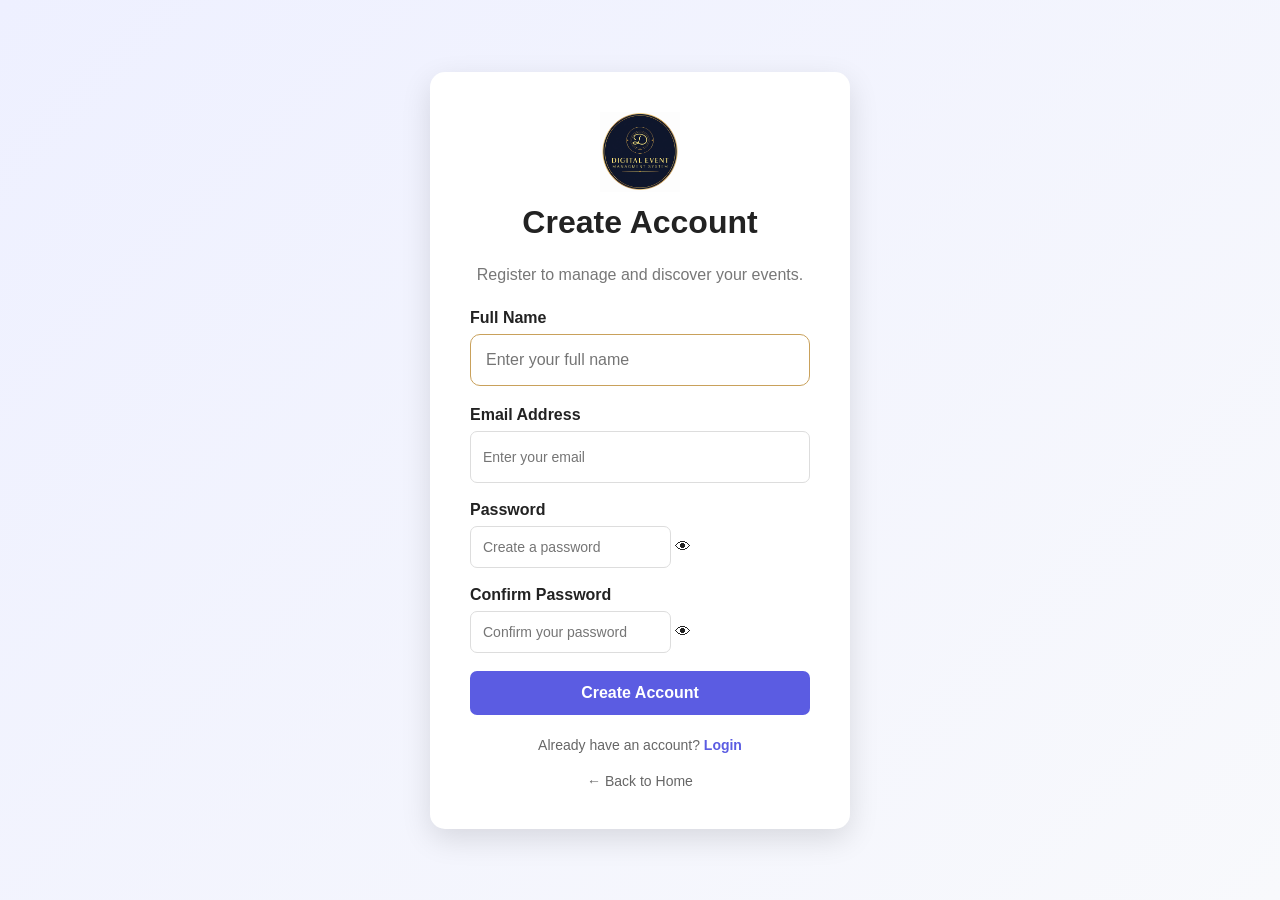
<file: pages/register.html>
<!DOCTYPE html>
<html lang="en">

<head>
    <meta charset="UTF-8">
    <meta name="viewport" content="width=device-width, initial-scale=1.0">

    <title>Register - Digital Event Management System</title>

    <link rel="stylesheet" href="../css/style.css">
</head>

<body>

    <div class="login-page">

        <div class="login-box">

            <!-- LOGO -->
            <img src="../image/logo1.png"
                 class="event-logo"
                 alt="Digital Event Management System">

            <h1>Create Account</h1>

            <p class="login-text">
                Register to manage and discover your events.
            </p>

            <form>

                <!-- FULL NAME -->
                <label for="name">Full Name</label>

                <input
                    type="text"
                    id="name"
                    placeholder="Enter your full name"
                    required
                >

                <!-- EMAIL -->
                <label for="email">Email Address</label>

                <input
                    type="email"
                    id="email"
                    placeholder="Enter your email"
                    required
                >

                <!-- PASSWORD -->
                <label for="password">Password</label>

                <div class="password-box">

                    <input
                        type="password"
                        id="password"
                        placeholder="Create a password"
                        required
                    >

                    <span onclick="togglePassword()">👁</span>

                </div>

                <!-- CONFIRM PASSWORD -->
                <label for="confirm-password">Confirm Password</label>

                <div class="password-box">

                    <input
                        type="password"
                        id="confirm-password"
                        placeholder="Confirm your password"
                        required
                    >

                    <span onclick="toggleConfirmPassword()">👁</span>

                </div>

                <!-- REGISTER BUTTON -->
                <button type="submit" class="login-submit">
                    Create Account
                </button>

            </form>

            <!-- LOGIN LINK -->
            <p class="register-text">
                Already have an account?
                <a href="login.html">Login</a>
            </p>

            <!-- HOME -->
            <a href="../index.html" class="back-home">
                ← Back to Home
            </a>

        </div>

    </div>


    <script>

        function togglePassword() {

            const password = document.getElementById("password");

            if (password.type === "password") {
                password.type = "text";
            } else {
                password.type = "password";
            }

        }

        function toggleConfirmPassword() {

            const password =
                document.getElementById("confirm-password");

            if (password.type === "password") {
                password.type = "text";
            } else {
                password.type = "password";
            }

        }

    </script>

</body>

</html>
</file>
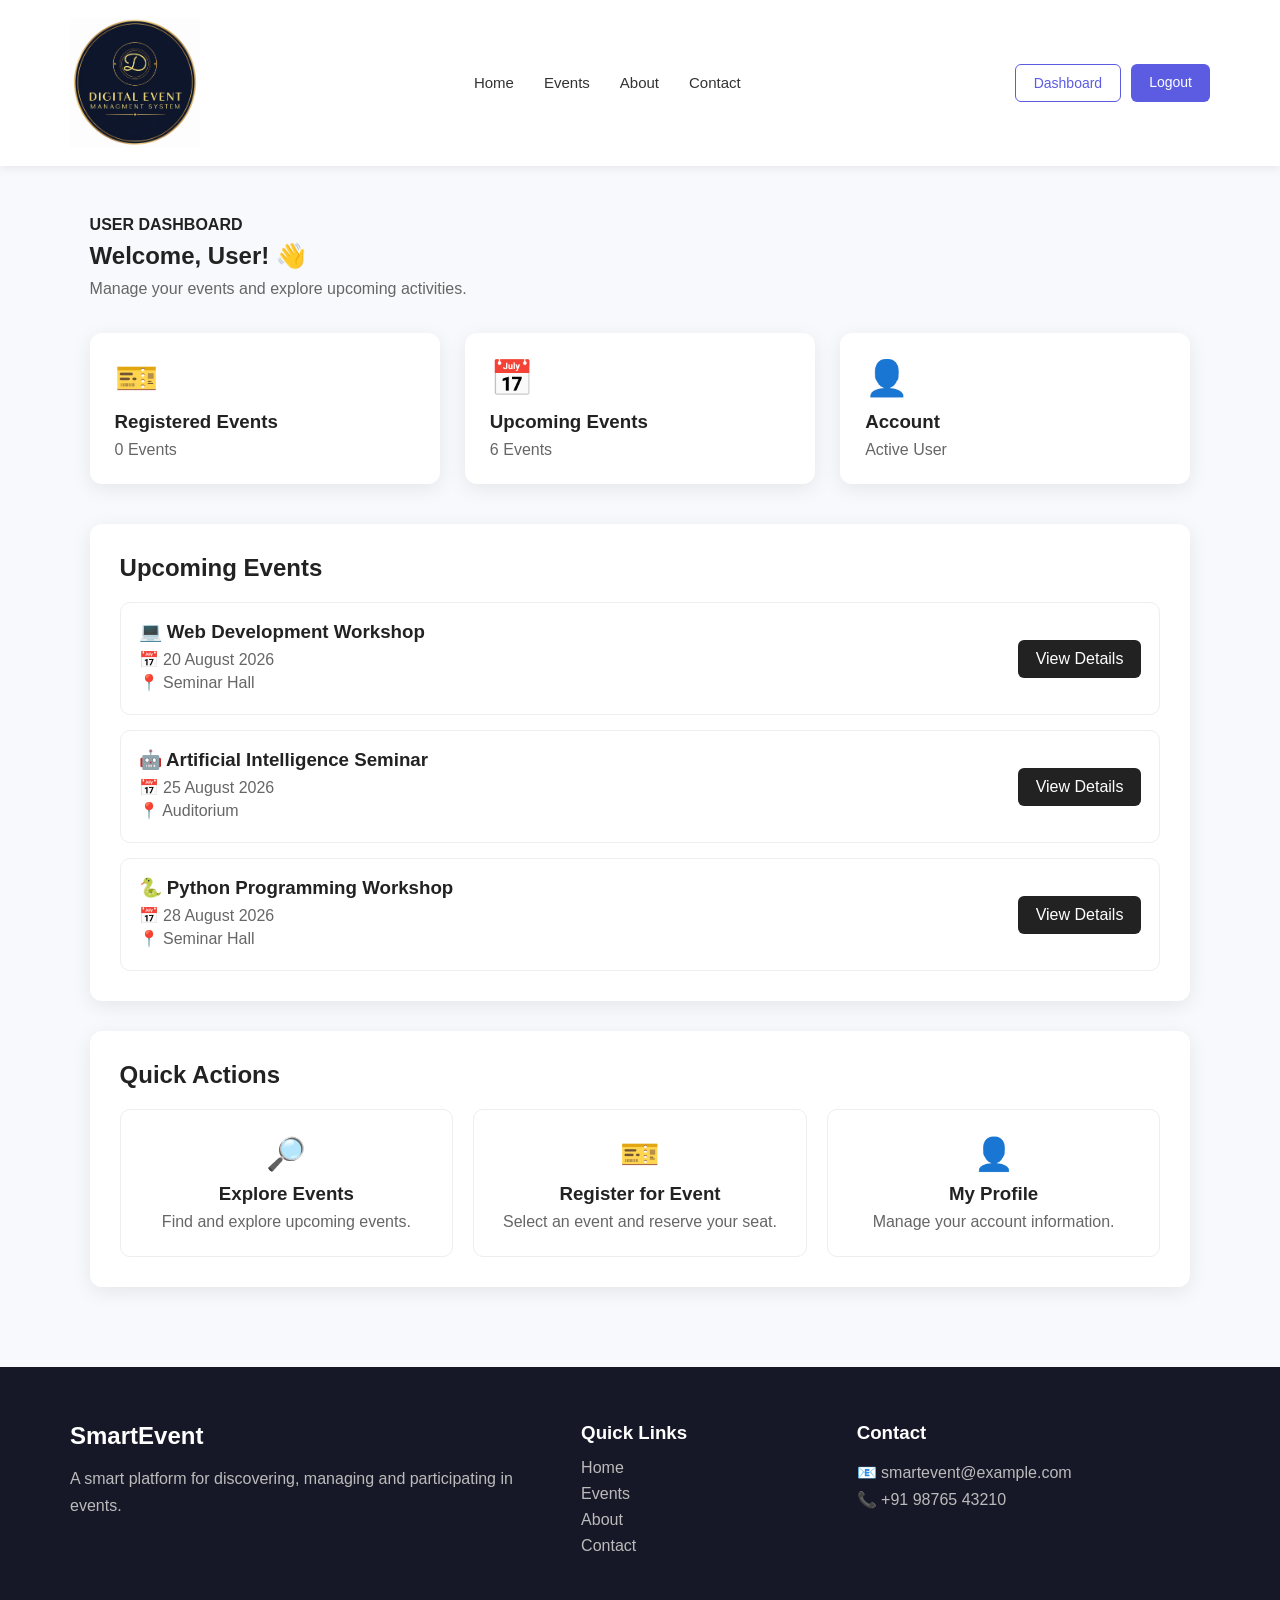
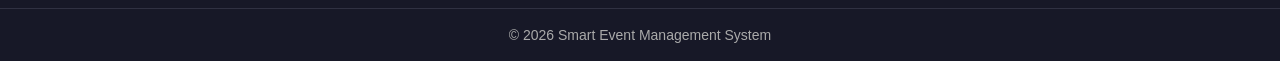
<file: pages/user/dashboard.html>
<!DOCTYPE html>
<html lang="en">

<head>

    <meta charset="UTF-8">
    <meta name="viewport" content="width=device-width, initial-scale=1.0">

    <title>User Dashboard | Smart Event Management System</title>

    <link rel="stylesheet" href="../../css/style.css">

    <style>

        .dashboard-page {
            padding: 50px 7%;
            min-height: 70vh;
        }

        .dashboard-header {
            margin-bottom: 35px;
        }

        .dashboard-header p {
            margin-bottom: 8px;
            font-weight: 600;
        }

        .dashboard-header h1 {
            margin-bottom: 10px;
        }

        .dashboard-header span {
            color: #666;
        }

        .dashboard-cards {
            display: grid;
            grid-template-columns: repeat(3, 1fr);
            gap: 25px;
            margin-bottom: 40px;
        }

        .dashboard-card {
            padding: 25px;
            border-radius: 12px;
            background: #fff;
            box-shadow: 0 5px 20px rgba(0, 0, 0, 0.08);
        }

        .dashboard-card .icon {
            font-size: 35px;
            margin-bottom: 12px;
        }

        .dashboard-card h3 {
            margin-bottom: 8px;
        }

        .dashboard-card p {
            color: #666;
        }

        .dashboard-section {
            background: #fff;
            padding: 30px;
            border-radius: 12px;
            margin-bottom: 30px;
            box-shadow: 0 5px 20px rgba(0, 0, 0, 0.08);
        }

        .dashboard-section h2 {
            margin-bottom: 20px;
        }

        .event-list {
            display: grid;
            gap: 15px;
        }

        .dashboard-event {
            display: flex;
            align-items: center;
            justify-content: space-between;
            padding: 18px;
            border: 1px solid #eee;
            border-radius: 10px;
        }

        .dashboard-event-info h3 {
            margin-bottom: 7px;
        }

        .dashboard-event-info p {
            margin: 4px 0;
            color: #666;
        }

        .dashboard-event-btn {
            text-decoration: none;
            padding: 10px 18px;
            border-radius: 6px;
            background: #222;
            color: #fff;
        }

        .dashboard-actions {
            display: grid;
            grid-template-columns: repeat(3, 1fr);
            gap: 20px;
        }

        .action-box {
            text-decoration: none;
            color: inherit;
            padding: 25px;
            border: 1px solid #eee;
            border-radius: 10px;
            text-align: center;
        }

        .action-box span {
            display: block;
            font-size: 32px;
            margin-bottom: 10px;
        }

        .action-box h3 {
            margin-bottom: 8px;
        }

        .action-box p {
            color: #666;
        }

        @media (max-width: 768px) {

            .dashboard-cards,
            .dashboard-actions {
                grid-template-columns: 1fr;
            }

            .dashboard-event {
                flex-direction: column;
                align-items: flex-start;
                gap: 15px;
            }

        }

    </style>

</head>


<body>


    <!-- ===== NAVBAR ===== -->

    <header>

        <nav class="navbar">

            <a href="../../index.html" class="logo">

                <img src="../../image/logo1.png"
                     alt="Smart Event Logo">

            </a>


            <ul class="nav-links">

                <li>
                    <a href="../../index.html">
                        Home
                    </a>
                </li>

                <li>
                    <a href="../events.html">
                        Events
                    </a>
                </li>

                <li>
                    <a href="../about.html">
                        About
                    </a>
                </li>

                <li>
                    <a href="../contact.html">
                        Contact
                    </a>
                </li>

            </ul>


            <div class="nav-buttons">

                <a href="dashboard.html"
                   class="login-btn">
                    Dashboard
                </a>

                <a href="../login.html"
                   class="register-btn">
                    Logout
                </a>

            </div>

        </nav>

    </header>



    <!-- ===== DASHBOARD ===== -->

    <main class="dashboard-page">


        <!-- Dashboard Header -->

        <section class="dashboard-header">

            <p>USER DASHBOARD</p>

            <h1>
                Welcome, User! 👋
            </h1>

            <span>
                Manage your events and explore upcoming activities.
            </span>

        </section>



        <!-- ===== DASHBOARD CARDS ===== -->

        <section class="dashboard-cards">


            <div class="dashboard-card">

                <div class="icon">
                    🎫
                </div>

                <h3>
                    Registered Events
                </h3>

                <p>
                    0 Events
                </p>

            </div>



            <div class="dashboard-card">

                <div class="icon">
                    📅
                </div>

                <h3>
                    Upcoming Events
                </h3>

                <p>
                    6 Events
                </p>

            </div>



            <div class="dashboard-card">

                <div class="icon">
                    👤
                </div>

                <h3>
                    Account
                </h3>

                <p>
                    Active User
                </p>

            </div>


        </section>



        <!-- ===== UPCOMING EVENTS ===== -->

        <section class="dashboard-section">

            <h2>
                Upcoming Events
            </h2>


            <div class="event-list">


                <div class="dashboard-event">

                    <div class="dashboard-event-info">

                        <h3>
                            💻 Web Development Workshop
                        </h3>

                        <p>
                            📅 20 August 2026
                        </p>

                        <p>
                            📍 Seminar Hall
                        </p>

                    </div>


                    <a href="../event-details.html?event=web"
                       class="dashboard-event-btn">

                        View Details

                    </a>

                </div>



                <div class="dashboard-event">

                    <div class="dashboard-event-info">

                        <h3>
                            🤖 Artificial Intelligence Seminar
                        </h3>

                        <p>
                            📅 25 August 2026
                        </p>

                        <p>
                            📍 Auditorium
                        </p>

                    </div>


                    <a href="../event-details.html?event=ai"
                       class="dashboard-event-btn">

                        View Details

                    </a>

                </div>



                <div class="dashboard-event">

                    <div class="dashboard-event-info">

                        <h3>
                            🐍 Python Programming Workshop
                        </h3>

                        <p>
                            📅 28 August 2026
                        </p>

                        <p>
                            📍 Seminar Hall
                        </p>

                    </div>


                    <a href="../event-details.html?event=python"
                       class="dashboard-event-btn">

                        View Details

                    </a>

                </div>


            </div>

        </section>



        <!-- ===== QUICK ACTIONS ===== -->

        <section class="dashboard-section">

            <h2>
                Quick Actions
            </h2>


            <div class="dashboard-actions">


                <a href="../events.html"
                   class="action-box">

                    <span>
                        🔎
                    </span>

                    <h3>
                        Explore Events
                    </h3>

                    <p>
                        Find and explore upcoming events.
                    </p>

                </a>



                <a href="../event-details.html?event=web"
                   class="action-box">

                    <span>
                        🎫
                    </span>

                    <h3>
                        Register for Event
                    </h3>

                    <p>
                        Select an event and reserve your seat.
                    </p>

                </a>



                <a href="../register.html"
                   class="action-box">

                    <span>
                        👤
                    </span>

                    <h3>
                        My Profile
                    </h3>

                    <p>
                        Manage your account information.
                    </p>

                </a>


            </div>

        </section>


    </main>



    <!-- ===== FOOTER ===== -->

    <footer>

        <div class="footer-content">


            <div>

                <h2>
                    Smart<span>Event</span>
                </h2>

                <p>
                    A smart platform for discovering,
                    managing and participating in events.
                </p>

            </div>



            <div>

                <h3>
                    Quick Links
                </h3>

                <a href="../../index.html">
                    Home
                </a>

                <a href="../events.html">
                    Events
                </a>

                <a href="../about.html">
                    About
                </a>

                <a href="../contact.html">
                    Contact
                </a>

            </div>



            <div>

                <h3>
                    Contact
                </h3>

                <p>
                    📧 smartevent@example.com
                </p>

                <p>
                    📞 +91 98765 43210
                </p>

            </div>


        </div>


        <div class="copyright">

            © 2026 Smart Event Management System

        </div>

    </footer>


</body>

</html>
</file>
<file: css/style.css>
/* ===== GENERAL ===== */

* {
    margin: 0;
    padding: 0;
    box-sizing: border-box;
}

html {
    scroll-behavior: smooth;
}

body {
    font-family: Arial, sans-serif;
    background: #f8f9fc;
    color: #222;
}

a {
    text-decoration: none;
}

button {
    font-family: inherit;
    cursor: pointer;
}


/* ===== NAVBAR ===== */

header {
    background: white;
    box-shadow: 0 2px 10px rgba(0, 0, 0, 0.08);
}

.navbar {
    max-width: 1200px;
    margin: auto;
    padding: 18px 30px;

    display: flex;
    align-items: center;
    justify-content: space-between;
}

.logo img {
    width: 130px;
    height: auto;
    display: block;
    
}

.nav-links {
    list-style: none;
    display: flex;
    gap: 30px;
}

.nav-links a {
    color: #333;
    font-size: 15px;
    font-weight: 500;
}

.nav-links a:hover {
    color: #5b5ce2;
}

.nav-buttons {
    display: flex;
    gap: 10px;
}

.login-btn,
.register-btn {
    padding: 10px 18px;
    border-radius: 6px;
    font-size: 14px;
}

.login-btn {
    color: #5b5ce2;
    border: 1px solid #5b5ce2;
}

.register-btn {
    background: #5b5ce2;
    color: white;
}


/* ===== HERO ===== */

.hero {
    min-height: 550px;

    display: flex;
    align-items: center;

    background: linear-gradient(
        135deg,
        #eef0ff,
        #f8f9fc
    );
}

.hero-content {
    max-width: 1200px;
    width: 100%;
    margin: auto;
    padding: 70px 30px;
}

.small-title {
    color: #5b5ce2;
    font-size: 14px;
    font-weight: bold;
    letter-spacing: 1px;
    margin-bottom: 15px;
}

.hero h1 {
    max-width: 700px;
    font-size: 58px;
    line-height: 1.1;
    margin-bottom: 25px;
}

.hero h1 span {
    color: #5b5ce2;
}

.hero-text {
    max-width: 600px;
    font-size: 18px;
    line-height: 1.7;
    color: #666;
    margin-bottom: 30px;
}

.hero-buttons {
    display: flex;
    gap: 15px;
}

.primary-btn,
.secondary-btn {
    padding: 13px 24px;
    border-radius: 7px;
    font-weight: bold;
}

.primary-btn {
    background: #5b5ce2;
    color: white;
}

.secondary-btn {
    border: 1px solid #5b5ce2;
    color: #5b5ce2;
}


/* ===== SECTION TITLE ===== */

.section-title {
    text-align: center;
    margin-bottom: 45px;
}

.section-title p {
    color: #5b5ce2;
    font-size: 13px;
    font-weight: bold;
    letter-spacing: 1px;
    margin-bottom: 8px;
}

.section-title h2 {
    font-size: 34px;
}


/* ===== FEATURES ===== */

.features {
    max-width: 1200px;
    margin: auto;
    padding: 80px 30px;
}

.feature-container {
    display: grid;
    grid-template-columns: repeat(4, 1fr);
    gap: 20px;
}

.feature-card {
    background: white;
    padding: 30px 22px;
    text-align: center;
    border-radius: 12px;

    box-shadow: 0 5px 20px rgba(0, 0, 0, 0.06);

    transition: 0.3s;
}

.feature-card:hover {
    transform: translateY(-7px);
}

.icon {
    font-size: 40px;
    margin-bottom: 15px;
}

.feature-card h3 {
    margin-bottom: 10px;
}

.feature-card p {
    color: #666;
    line-height: 1.6;
}


/* ===== EVENTS ===== */

.events-section {
    padding: 80px 30px;
    background: white;
}

.event-container {
    max-width: 1200px;
    margin: auto;

    display: grid;
    grid-template-columns: repeat(3, 1fr);
    gap: 25px;
}

.event-card {
    background: white;
    border-radius: 12px;
    overflow: hidden;

    box-shadow: 0 5px 20px rgba(0, 0, 0, 0.08);

    transition: 0.3s;
}

.event-card:hover {
    transform: translateY(-7px);
}

.event-image {
    height: 180px;

    display: flex;
    justify-content: center;
    align-items: center;

    font-size: 70px;

    background: #eef0ff;
}

.event-info {
    padding: 22px;
}

.category {
    display: inline-block;

    background: #eef0ff;
    color: #5b5ce2;

    padding: 5px 10px;
    border-radius: 20px;

    font-size: 12px;
    font-weight: bold;

    margin-bottom: 12px;
}

.event-info h3 {
    margin-bottom: 15px;
    line-height: 1.4;
}

.event-info p {
    color: #666;
    font-size: 14px;
    margin-bottom: 8px;
}

.view-btn {
    display: inline-block;

    margin-top: 12px;

    color: #5b5ce2;
    font-weight: bold;
}


/* ===== SMART SECTION ===== */

.smart-section {
    padding: 90px 30px;
    background: #eef0ff;
}

.smart-content {
    max-width: 850px;
    margin: auto;
    text-align: center;
}

.smart-content h2 {
    font-size: 42px;
    margin-bottom: 15px;
}

.smart-content h2 span {
    color: #5b5ce2;
}

.smart-content > p:not(.small-title) {
    color: #666;
    line-height: 1.6;
    margin-bottom: 25px;
}

.interest-buttons {
    display: flex;
    justify-content: center;
    flex-wrap: wrap;
    gap: 10px;
    margin-bottom: 25px;
}

.interest-buttons button {
    padding: 10px 18px;
    border: 1px solid #5b5ce2;
    background: white;
    color: #5b5ce2;
    border-radius: 20px;
}

.interest-buttons button:hover {
    background: #5b5ce2;
    color: white;
}

.recommend-btn {
    border: none;
    padding: 13px 25px;
    background: #5b5ce2;
    color: white;
    border-radius: 7px;
    font-weight: bold;
}


/* ===== FOOTER ===== */

footer {
    background: #171827;
    color: white;
    padding-top: 55px;
}

.footer-content {
    max-width: 1200px;
    margin: auto;
    padding: 0 30px 45px;

    display: grid;
    grid-template-columns: 2fr 1fr 1.5fr;
    gap: 40px;
}

.footer-content h2 {
    margin-bottom: 15px;
}

.footer-content h3 {
    margin-bottom: 15px;
}

.footer-content p {
    color: #bbb;
    line-height: 1.7;
}

.footer-content a {
    display: block;
    color: #bbb;
    margin-bottom: 8px;
}

.footer-content a:hover {
    color: white;
}

.copyright {
    text-align: center;
    padding: 18px;
    border-top: 1px solid #303142;
    color: #aaa;
    font-size: 14px;
}


/* ===== LOGIN PAGE ===== */

.login-page {
    min-height: 100vh;
    display: flex;
    justify-content: center;
    align-items: center;

    background: linear-gradient(
        135deg,
        #eef0ff,
        #f8f9fc
    );

    padding: 30px;
}

.login-box {
    width: 420px;
    max-width: 100%;

    background: white;
    padding: 40px;

    border-radius: 15px;

    box-shadow: 0 10px 30px rgba(0, 0, 0, 0.12);
}

.login-box h1 {
    text-align: center;
    color: #222;
    margin-bottom: 25px;
}

.login-box h1 span {
    color: #5b5ce2;
}

.login-box h2 {
    text-align: center;
    margin-bottom: 8px;
}

.login-text {
    text-align: center;
    color: #777;
    margin-bottom: 25px;
}

.login-box form {
    display: flex;
    flex-direction: column;
}

.login-box label {
    font-weight: bold;
    margin-bottom: 7px;
}

.login-box input[type="email"],
.login-box input[type="password"] {
    padding: 12px;

    border: 1px solid #ddd;
    border-radius: 7px;

    margin-bottom: 18px;

    font-size: 14px;
}

.login-box input:focus {
    outline: none;
    border-color: #5b5ce2;
}

.login-options {
    display: flex;
    justify-content: space-between;
    align-items: center;

    margin-bottom: 20px;

    font-size: 13px;
}

.login-options label {
    font-weight: normal;
}

.login-options input {
    margin-right: 5px;
}

.login-options a {
    color: #5b5ce2;
}

.login-submit {
    padding: 13px;

    border: none;
    border-radius: 7px;

    background: #5b5ce2;
    color: white;

    font-size: 16px;
    font-weight: bold;

    cursor: pointer;
}

.login-submit:hover {
    opacity: 0.9;
}

.register-text {
    text-align: center;
    margin-top: 22px;

    color: #666;
    font-size: 14px;
}

.register-text a {
    color: #5b5ce2;
    font-weight: bold;
}

.back-home {
    display: block;
    text-align: center;

    margin-top: 20px;

    color: #666;
    font-size: 14px;
}

.back-home:hover {
    color: #5b5ce2;
}


/* ===== RESPONSIVE DESIGN ===== */

@media (max-width: 900px) {

    .nav-links {
        display: none;
    }

    .feature-container {
        grid-template-columns: repeat(2, 1fr);
    }

    .event-container {
        grid-template-columns: repeat(2, 1fr);
    }

    .hero h1 {
        font-size: 45px;
    }
}


@media (max-width: 600px) {

    .navbar {
        padding: 15px 20px;
    }

    .logo {
        font-size: 20px;
    }

    .login-btn,
    .register-btn {
        padding: 8px 12px;
    }

    .hero {
        min-height: 500px;
    }

    .hero-content {
        padding: 50px 20px;
    }

    .hero h1 {
        font-size: 38px;
    }

    .hero-text {
        font-size: 16px;
    }

    .feature-container,
    .event-container {
        grid-template-columns: 1fr;
    }

    .section-title h2 {
        font-size: 28px;
    }

    .smart-content h2 {
        font-size: 32px;
    }

    .footer-content {
        grid-template-columns: 1fr;
    }

    /* LOGIN RESPONSIVE */

    .login-page {
        padding: 20px;
    }

    .login-box {
        width: 100%;
        padding: 30px 22px;
    }

    .login-box h1 {
        font-size: 26px;
    }

    .login-box h2 {
        font-size: 22px;
    }
}
.event-logo {
    width: 80px;
    height: 80px;
    object-fit: contain;
    display: block;
    margin: 0 auto 12px;
}
.google-login {
    width: 100%;
    height: 50px;
    background: #ffffff;
    border: 1px solid #d5d5d5;
    border-radius: 10px;

    display: flex;
    align-items: center;
    justify-content: center;
    gap: 12px;

    font-size: 16px;
    font-weight: 500;
    color: #333;
    cursor: pointer;
}

.google-login img {
    width: 20px;
    height: 20px;
}

.google-login:hover {
    background: #f8f8f8;
}

/* ===== OR DIVIDER ===== */
.or {
    width: 100%;
    display: flex;
    align-items: center;
    justify-content: center;
    gap: 12px;
    margin: 24px 0;
    color: #777;
    font-size: 14px;
}

.or::before,
.or::after {
    content: "";
    height: 1px;
    background: #ddd;
    flex: 1;
}

.or span {
    display: block;
    text-align: center;
    white-space: nowrap;
}
input[type="text"],
input[type="email"] {
    width: 100%;
    height: 52px;
    border: 1px solid #c9a15b;
    border-radius: 10px;
    margin-bottom: 20px;
    padding: 0 15px;
    font-size: 16px;
    outline: none;
    background: white;
}
</file>
